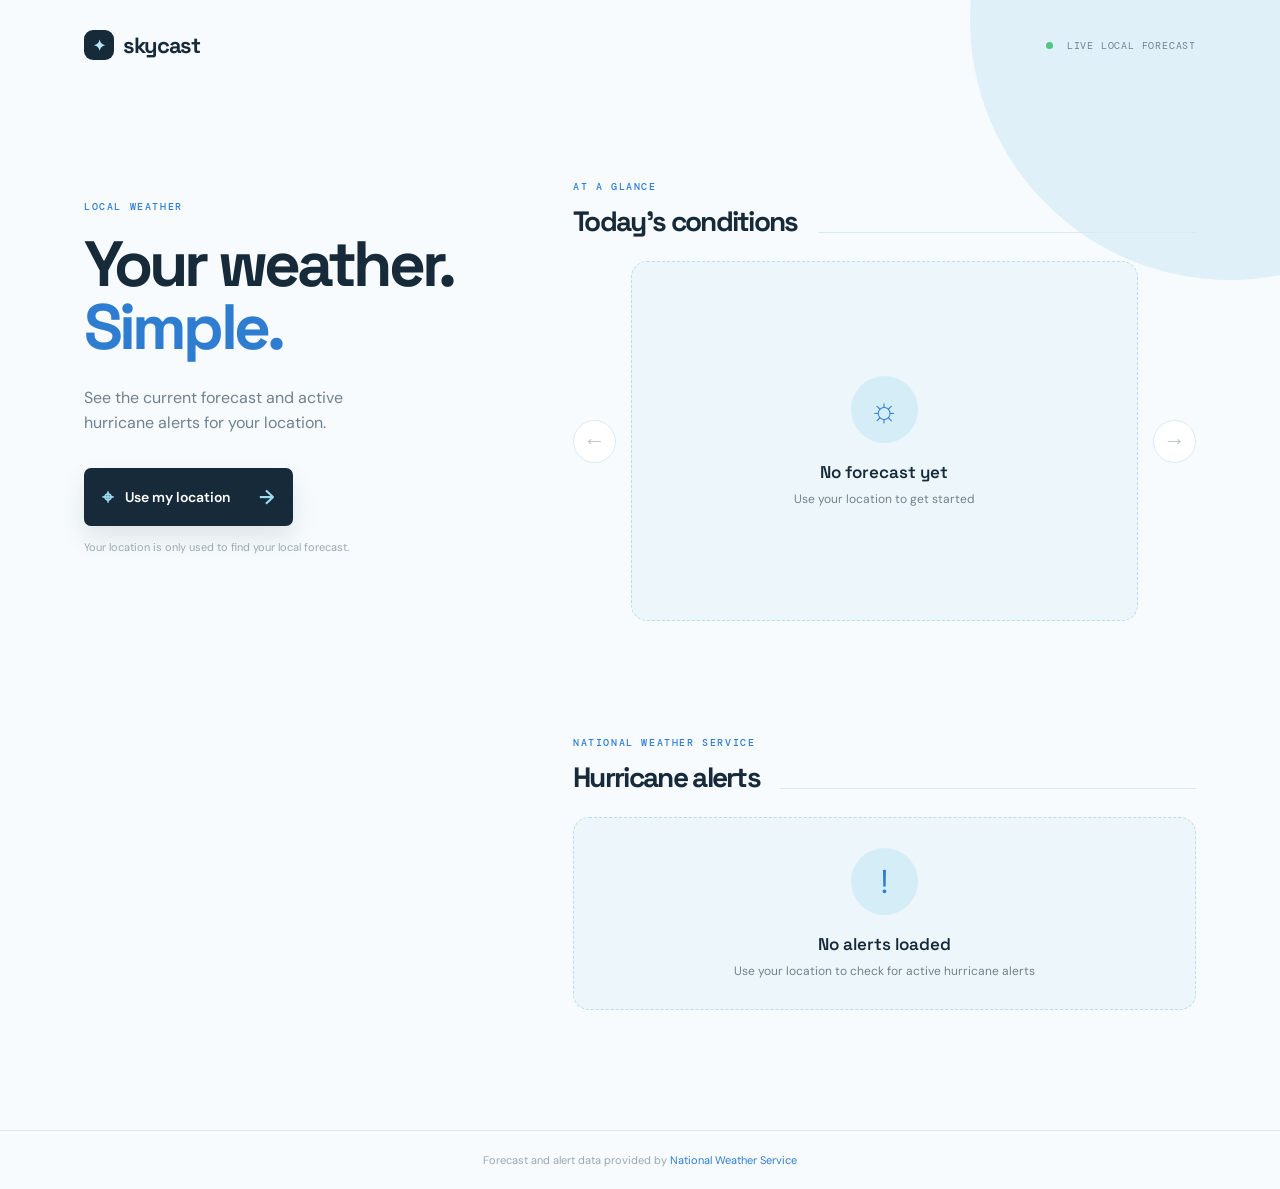
<file: index.html>
<!DOCTYPE html>
<html lang="en">
<head>
    <meta charset="UTF-8">
    <meta name="viewport" content="width=device-width, initial-scale=1.0">
    <meta name="description" content="Simple local weather and hurricane alerts from the National Weather Service.">
    <title>Skycast | Local weather</title>
    <link rel="stylesheet" href="css/style.css">
    <script src="js/main.js" defer></script>
</head>
<body>
    <header class="site-header">
        <a class="brand" href="index.html" aria-label="Skycast home">
            <span class="brand__mark">✦</span>
            <span>skycast</span>
        </a>
        <span class="header-status"><span class="status-dot"></span> Live local forecast</span>
    </header>

    <main class="page-shell">
        <section class="intro" aria-labelledby="page-title">
            <p class="eyebrow">LOCAL WEATHER</p>
            <h1 id="page-title">Your weather.<br><em>Simple.</em></h1>
            <p class="intro__copy">See the current forecast and active hurricane alerts for your location.</p>
            <button class="button" id="button">
                <span class="button__icon">⌖</span>
                <span>Use my location</span>
                <span class="button__arrow">→</span>
            </button>
            <p class="privacy-note">Your location is only used to find your local forecast.</p>
        </section>

        <section class="weather-section" aria-live="polite">
            <div class="weather-heading">
                <div>
                    <p class="eyebrow">AT A GLANCE</p>
                    <h2>Today’s conditions</h2>
                </div>
                <span class="weather-heading__line"></span>
            </div>
            <div class="big_wrapper" id="total_wrapper">
                <button class="forecast-control" id="last_button" aria-label="Show previous forecast" disabled>←</button>
                <div id="weather-wrapper">
                    <div class="empty-state">
                        <div class="empty-state__icon">☼</div>
                        <p>No forecast yet</p>
                        <span>Use your location to get started</span>
                    </div>
                </div>
                <button class="forecast-control" id="next_button" aria-label="Show next forecast" disabled>→</button>
            </div>
        </section>

        <section class="alerts-section" aria-live="polite" aria-labelledby="alerts-title">
            <div class="weather-heading">
                <div>
                    <p class="eyebrow">NATIONAL WEATHER SERVICE</p>
                    <h2 id="alerts-title">Hurricane alerts</h2>
                </div>
                <span class="weather-heading__line"></span>
            </div>
            <div id="alerts-wrapper">
                <div class="empty-state alert-empty-state">
                    <div class="empty-state__icon">!</div>
                    <p>No alerts loaded</p>
                    <span>Use your location to check for active hurricane alerts</span>
                </div>
            </div>
        </section>
    </main>
    <footer>Forecast and alert data provided by <a href="https://www.weather.gov/" target="_blank" rel="noreferrer">National Weather Service</a></footer>
</body>
</html>
</file>
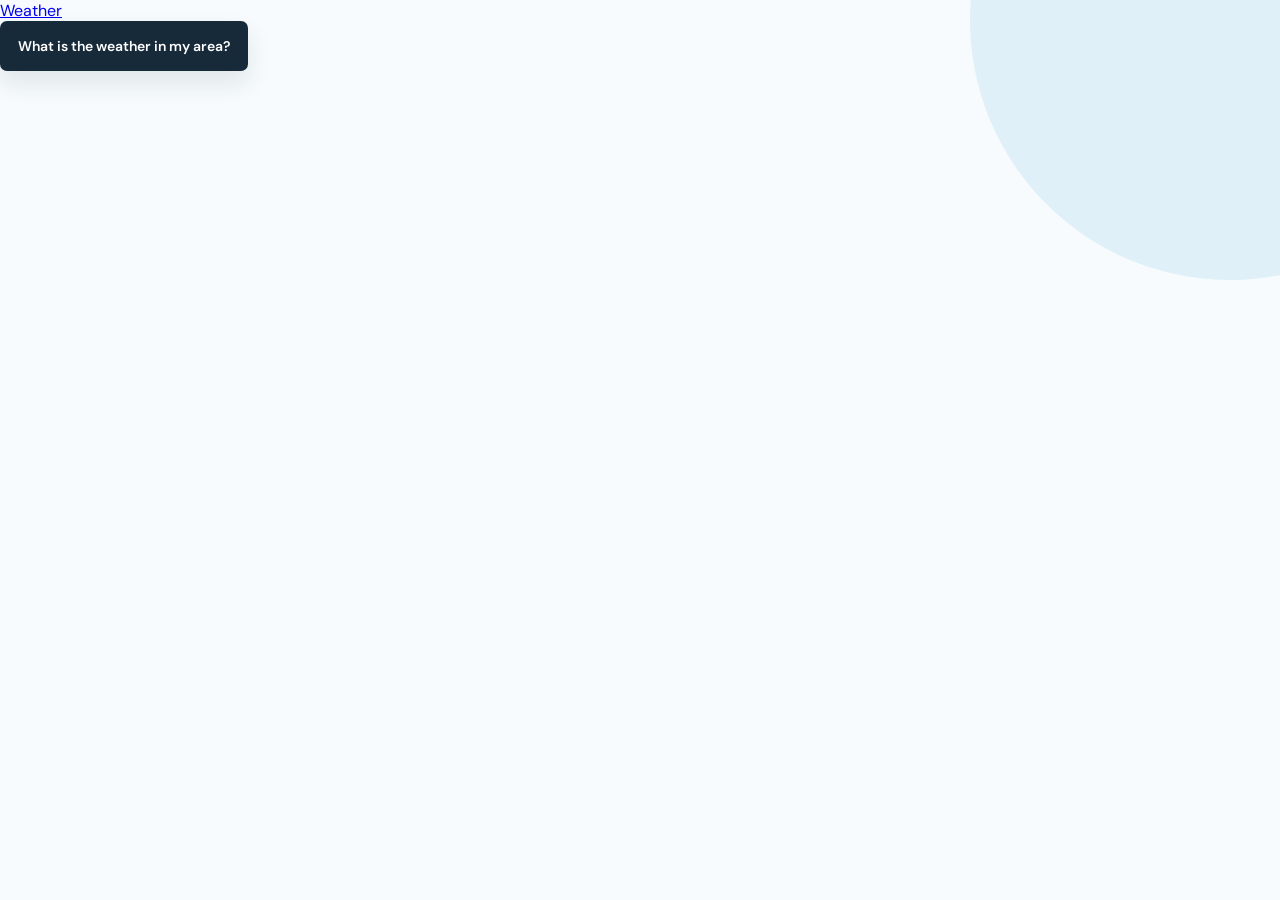
<file: weather.html>
<!DOCTYPE html>
<html lang="en">
<head>
    <meta charset="UTF-8">
    <meta name="viewport" content="width=device-width, initial-scale=1.0">
    <title>Weather</title>
    <link rel="stylesheet" href="css/style.css">
    <script src="js/main.js"></script>
</head>
<body>
    <ul class="header__toolbar">
        <li class="toolbar__list"><a href="weather.html">Weather</a></li>
    </ul>
    <div class="header__button"><button class="button" id="button">What is the weather in my area? </button></div>
    <div class = big_wrapper id="total_wrapper">
        <div id="left_button_wrapper"></div>
        <div id="weather-wrapper"></div>
        <div id="button_wrapper"></div>

    </div>


    
</body>
</html>
</file>
<file: css/style.css>
@import url('https://fonts.googleapis.com/css2?family=DM+Mono:wght@400;500&family=DM+Sans:wght@400;500;600;700&family=Space+Grotesk:wght@500;600;700&display=swap');

:root {
  --ink: #172a3a;
  --muted: #71808e;
  --blue: #2e7dd1;
  --sky: #e9f4fb;
  --line: #dbe8f0;
  --white: #ffffff;
}

* { box-sizing: border-box; margin: 0; padding: 0; }

body {
  min-height: 100vh;
  color: var(--ink);
  background: #f7fbfd;
  font-family: "DM Sans", sans-serif;
}

body::before {
  background: #dff0f8;
  border-radius: 50%;
  content: "";
  height: 520px;
  position: fixed;
  right: -210px;
  top: -240px;
  width: 520px;
  z-index: -1;
}

.site-header {
  align-items: center;
  display: flex;
  justify-content: space-between;
  margin: 0 auto;
  max-width: 1180px;
  padding: 30px 34px;
}

.brand {
  align-items: center;
  color: var(--ink);
  display: flex;
  font-family: "Space Grotesk", sans-serif;
  font-size: 22px;
  font-weight: 700;
  gap: 9px;
  letter-spacing: -.06em;
  text-decoration: none;
}

.brand__mark {
  align-items: center;
  background: var(--ink);
  border-radius: 9px;
  color: #b7e5f7;
  display: flex;
  font-size: 15px;
  height: 30px;
  justify-content: center;
  letter-spacing: 0;
  width: 30px;
}

.header-status {
  color: var(--muted);
  font-family: "DM Mono", monospace;
  font-size: 10px;
  letter-spacing: .08em;
  text-transform: uppercase;
}

.status-dot {
  background: #4fc483;
  border-radius: 50%;
  display: inline-block;
  height: 7px;
  margin-right: 7px;
  width: 7px;
}

.page-shell {
  display: grid;
  gap: clamp(50px, 9vw, 130px);
  grid-template-columns: minmax(280px, .75fr) minmax(450px, 1.25fr);
  margin: 0 auto;
  max-width: 1180px;
  padding: 90px 34px 120px;
}

.intro { padding-top: 20px; }
.eyebrow {
  color: var(--blue);
  font-family: "DM Mono", monospace;
  font-size: 10px;
  font-weight: 500;
  letter-spacing: .16em;
  margin-bottom: 20px;
}

h1, h2 { font-family: "Space Grotesk", sans-serif; letter-spacing: -.06em; }
h1 { font-size: clamp(45px, 5vw, 72px); line-height: .99; }
h1 em { color: var(--blue); font-style: normal; }
.intro__copy { color: var(--muted); font-size: 16px; line-height: 1.6; margin: 25px 0 32px; max-width: 290px; }

.button {
  align-items: center;
  background: var(--ink);
  border: 0;
  border-radius: 7px;
  box-shadow: 0 12px 25px #18344a1c;
  color: white;
  cursor: pointer;
  display: flex;
  font: 600 14px "DM Sans", sans-serif;
  gap: 12px;
  justify-content: center;
  padding: 16px 18px;
  transition: background .2s, transform .2s;
}
.button:hover { background: var(--blue); transform: translateY(-2px); }
.button:disabled { cursor: wait; opacity: .7; transform: none; }
.button__icon { color: #9edcf3; font-size: 20px; line-height: 0; }
.button__arrow { color: #9edcf3; font-size: 20px; margin-left: 17px; }
.privacy-note { color: #9aa8b2; font-size: 11px; margin-top: 14px; }

.weather-heading { align-items: end; display: flex; gap: 20px; margin-bottom: 22px; }
.weather-heading .eyebrow { margin-bottom: 10px; }
h2 { font-size: 28px; }
.weather-heading__line { background: var(--line); flex: 1; height: 1px; margin-bottom: 6px; }

.big_wrapper { align-items: center; display: flex; gap: 15px; }
#weather-wrapper { flex: 1; min-width: 0; }
.forecast-control {
  align-items: center;
  background: var(--white);
  border: 1px solid var(--line);
  border-radius: 50%;
  color: var(--blue);
  cursor: pointer;
  display: flex;
  flex-shrink: 0;
  font-size: 22px;
  height: 43px;
  justify-content: center;
  transition: all .2s;
  width: 43px;
}
.forecast-control:hover:not(:disabled) { background: var(--blue); color: white; transform: scale(1.05); }
.forecast-control:disabled { color: #b7c5ce; cursor: not-allowed; }

.weather-box {
  background: var(--white);
  border: 1px solid var(--line);
  border-radius: 16px;
  box-shadow: 0 20px 50px #234d6714;
  min-height: 360px;
  overflow: hidden;
  padding: 27px 30px;
}
.weather-box__topline { align-items: center; border-bottom: 1px solid var(--line); display: flex; justify-content: space-between; padding-bottom: 18px; }
.weather-box__location { color: var(--muted); font-size: 13px; font-weight: 600; }
.weather-box__period { color: var(--blue); font-family: "DM Mono", monospace; font-size: 10px; letter-spacing: .1em; text-transform: uppercase; }
.weather-box__main { align-items: center; display: flex; gap: 25px; padding: 25px 0; }
.weather-box__icon { color: #f4b74b; font-size: 82px; line-height: 1; width: 105px; }
.temperature { font-family: "Space Grotesk", sans-serif; font-size: clamp(56px, 7vw, 78px); font-weight: 600; letter-spacing: -.08em; line-height: .9; }
.temperature sup { font-size: 20px; letter-spacing: 0; margin-left: 5px; vertical-align: top; }
.forecast { color: var(--muted); font-size: 14px; margin-top: 13px; }
.weather-box__details { border-top: 1px solid var(--line); display: grid; gap: 22px; grid-template-columns: .7fr 1.3fr; padding-top: 19px; }
.weather-box__details div { display: flex; flex-direction: column; gap: 4px; }
.weather-box__details span { color: #93a2ad; font: 10px "DM Mono", monospace; letter-spacing: .1em; }
.weather-box__details strong { font-size: 13px; line-height: 1.4; }
.weather-box__details small { color: var(--muted); font-size: 11px; }

.empty-state { align-items: center; background: #edf7fb; border: 1px dashed #bbdce9; border-radius: 16px; color: var(--ink); display: flex; flex-direction: column; justify-content: center; min-height: 360px; padding: 30px; text-align: center; }
.empty-state__icon { align-items: center; background: #d5edf6; border-radius: 50%; color: var(--blue); display: flex; font-size: 33px; height: 67px; justify-content: center; margin-bottom: 18px; width: 67px; }
.empty-state p { font-family: "Space Grotesk", sans-serif; font-size: 17px; font-weight: 600; }
.empty-state span { color: var(--muted); font-size: 12px; margin-top: 8px; }
.loader { animation: spin 1s linear infinite; border: 3px solid #c5e1eb; border-radius: 50%; border-top-color: var(--blue); height: 38px; margin-bottom: 20px; width: 38px; }
@keyframes spin { to { transform: rotate(360deg); } }
.error-state .empty-state__icon { background: #fce9e7; color: #d26c61; }

.alerts-section { grid-column: 2; }
.alert-empty-state { min-height: 180px; }
.alert-card {
  align-items: flex-start;
  background: var(--white);
  border: 1px solid var(--line);
  border-left: 5px solid #e4a52e;
  border-radius: 12px;
  box-shadow: 0 12px 30px #234d6710;
  display: flex;
  gap: 16px;
  margin-bottom: 12px;
  padding: 18px 20px;
}
.alert-card--danger { border-left-color: #d45b52; }
.alert-card--clear { border-left-color: #4fc483; }
.alert-card__icon {
  align-items: center;
  background: #fff3d8;
  border-radius: 50%;
  color: #a76d08;
  display: flex;
  flex-shrink: 0;
  font-weight: 700;
  height: 30px;
  justify-content: center;
  width: 30px;
}
.alert-card--danger .alert-card__icon { background: #fce9e7; color: #b0443c; }
.alert-card--clear .alert-card__icon { background: #e4f6ec; color: #27854e; }
.alert-card__content { min-width: 0; width: 100%; }
.alert-card__topline { align-items: center; display: flex; gap: 12px; justify-content: space-between; }
.alert-card__topline strong { font-family: "Space Grotesk", sans-serif; font-size: 16px; }
.alert-card__topline span { color: #a76d08; font: 10px "DM Mono", monospace; text-transform: uppercase; }
.alert-card--danger .alert-card__topline span { color: #b0443c; }
.alert-card p { color: var(--muted); font-size: 13px; line-height: 1.5; margin-top: 7px; }
.alert-card__headline { color: var(--ink) !important; font-weight: 600; }
.alert-card small { color: #93a2ad; display: block; font-size: 11px; margin-top: 10px; }

footer { border-top: 1px solid var(--line); color: #9aa8b2; font-size: 11px; padding: 22px 34px; text-align: center; }
footer a { color: var(--blue); text-decoration: none; }

@media (max-width: 760px) {
  .site-header { padding: 22px 20px; }
  .header-status { font-size: 8px; }
  .page-shell { display: block; padding: 45px 20px 75px; }
  .intro { padding-top: 0; }
  .weather-section { margin-top: 70px; }
  .alerts-section { margin-top: 70px; }
  .weather-box { padding: 22px 20px; }
  .weather-box__main { gap: 12px; }
  .weather-box__icon { font-size: 64px; width: 78px; }
  .weather-box__topline { align-items: start; flex-direction: column; gap: 8px; }
  .alert-card__topline { align-items: flex-start; flex-direction: column; gap: 5px; }
}
</file>
